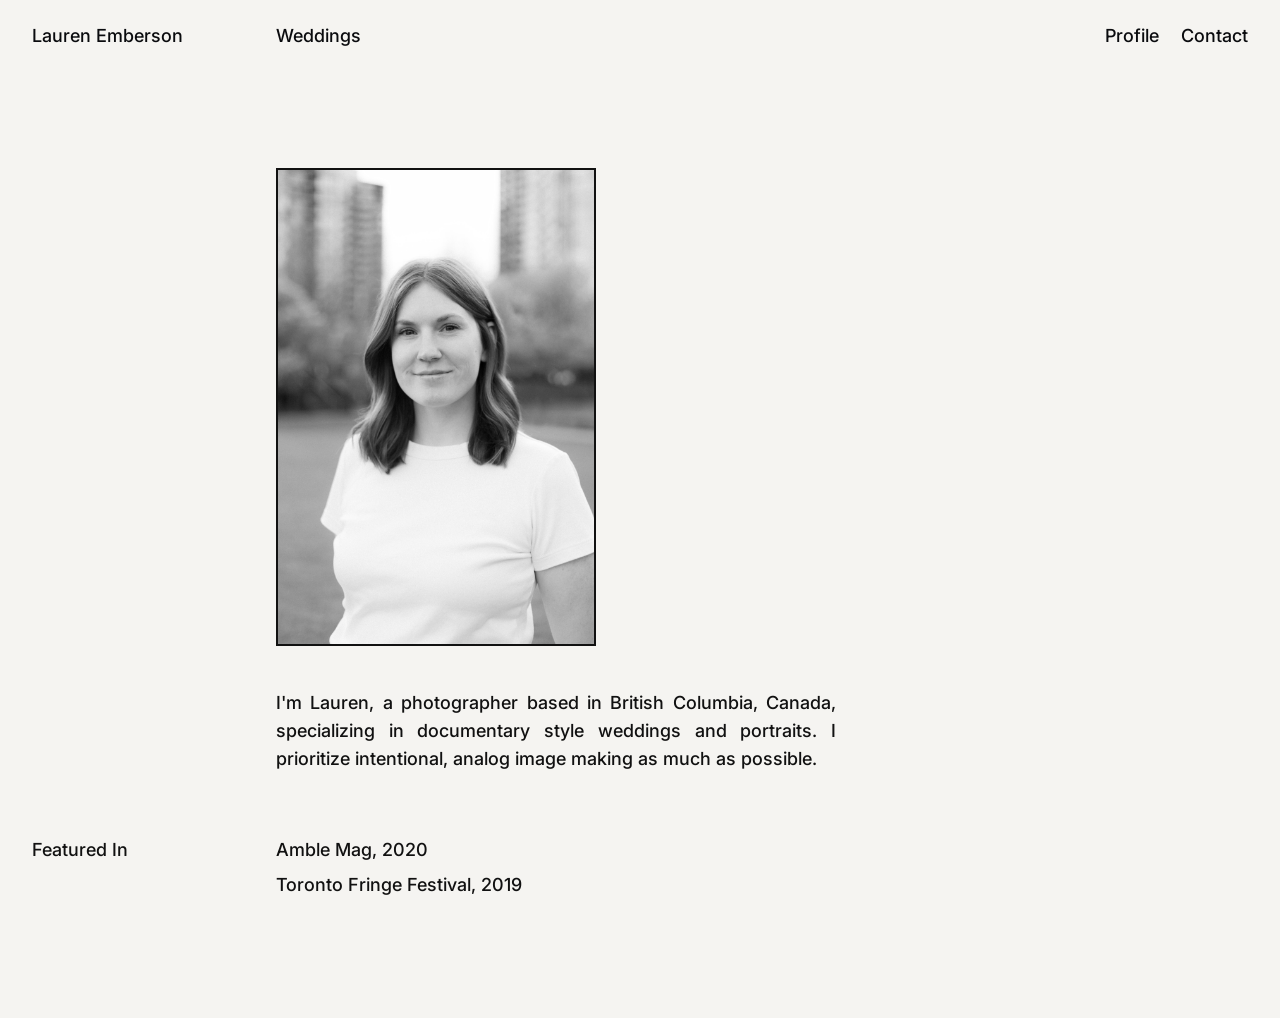
<file: profile.html>
<!DOCTYPE html>
<html lang="en">
<head>
  <meta charset="UTF-8" />
  <meta name="viewport" content="width=device-width, initial-scale=1.0" />
  <title>Lauren Emberson — Profile</title>
  <link rel="icon" type="image/svg+xml" href="favicon.svg" />
  <link rel="preconnect" href="https://fonts.googleapis.com" />
  <link rel="preconnect" href="https://fonts.gstatic.com" crossorigin />
  <link href="https://fonts.googleapis.com/css2?family=Inter:wght@400;500;700&display=swap" rel="stylesheet" />
  <link rel="stylesheet" href="css/styles.css" />
</head>
<body>
  <header class="nav">
    <a class="nav__name" href="index.html">Lauren Emberson</a>
    <nav class="nav__center">
      <a href="index.html">Weddings</a>
    </nav>
    <nav class="nav__right">
      <a href="profile.html">Profile</a>
      <a href="contact.html">Contact</a>
    </nav>
  </header>

  <main class="profile">
    <div class="profile__intro">
      <img class="profile__photo" id="profile-photo" src="" alt="" />
      <p class="profile__bio" id="profile-bio"></p>
    </div>

    <div class="profile__label">Featured In</div>
    <div class="profile__values" id="featured-list"></div>
  </main>

  <script src="js/data.js"></script>
  <script src="js/main.js"></script>
</body>
</html>
</file>
<file: css/styles.css>
/* ============================================================================
   styles.css — Lauren Emberson Photography
============================================================================ */

* { margin: 0; padding: 0; box-sizing: border-box; }

:root {
  --bg: #f5f4f1;
  --ink: #111111;
  --frame: #111111;
  --nav-h: 72px;

  /* Shared layout grid — used by the nav, Profile, and Contact so that
     "Weddings", the profile photo/bio, and the contact info all line up. */
  --pad-x: 32px;
  --label-col: 220px;   /* left column: name / "Featured In" / "Get in touch" */
  --col-gap: 24px;      /* → content column begins at pad-x + label-col + gap */
}

html, body {
  background: var(--bg);
  color: var(--ink);
  font-family: "Inter", Helvetica, Arial, sans-serif;
  font-size: 18px;
  font-weight: 500;
  line-height: 1.55;
  letter-spacing: 0;
  -webkit-font-smoothing: antialiased;
}
a, p, h1, h2, h3, nav, .nav__name {
  font-size: 18px;
  font-weight: 500;
  color: var(--ink);
}
a { color: inherit; text-decoration: none; }

/* ============================================================================
   NAVIGATION — name | (menu, aligned to the content column) | right links
============================================================================ */
.nav {
  position: fixed;
  top: 0; left: 0; right: 0;
  height: var(--nav-h);
  display: grid;
  grid-template-columns: var(--label-col) 1fr auto;
  column-gap: var(--col-gap);
  align-items: center;
  padding: 0 var(--pad-x);
  z-index: 100;
  mix-blend-mode: difference;
  color: #ffffff;
  pointer-events: none;
}
.nav a { color: #ffffff; pointer-events: auto; }
.nav__name { grid-column: 1; }
.nav__center { grid-column: 2; display: flex; gap: 22px; }
.nav__right { grid-column: 3; display: flex; gap: 22px; }
.nav a:hover { opacity: 0.6; }

/* ============================================================================
   GALLERY PAGES — two columns, framed images, generous spacing
============================================================================ */
.gallery {
  column-count: 2;
  column-gap: 108px;
  max-width: 1160px;
  margin: 0 auto;
  padding: calc(var(--nav-h) + 72px) 40px 112px;
}
.gallery img {
  width: 100%;
  height: auto;
  display: block;
  border: 2px solid var(--frame);
  margin-bottom: 120px;
  break-inside: avoid;
}

/* ============================================================================
   PROFILE — photo, bio, and "Featured In" values all in the content column
   (aligned with "Weddings" in the nav); "Featured In" label in the left column.
============================================================================ */
.profile {
  display: grid;
  grid-template-columns: var(--label-col) 1fr;
  column-gap: var(--col-gap);
  grid-template-areas:
    ".      intro"
    "flabel fvalues";
  padding: calc(var(--nav-h) + 96px) var(--pad-x) 112px;
}
.profile__intro { grid-area: intro; max-width: 560px; }
.profile__label { grid-area: flabel; }
.profile__values { grid-area: fvalues; }
.profile__photo {
  display: block;
  width: 100%;
  max-width: 320px;
  height: auto;
  margin: 0 0 2.4rem;
  border: 2px solid var(--frame);
}
.profile__bio { text-align: justify; margin: 0 0 3.5rem; }
.profile__values p { margin-bottom: 0.4rem; }

/* ============================================================================
   CONTACT — "Get in touch" in the left column; contact info in the content
   column (same left edge as the profile photo/bio and the nav's "Weddings").
============================================================================ */
.contact {
  display: grid;
  grid-template-columns: var(--label-col) 1fr;
  column-gap: var(--col-gap);
  padding: calc(var(--nav-h) + 160px) var(--pad-x) 112px;
}
.contact__label { grid-column: 1; }
.contact__content { grid-column: 2; }
.contact__intro { max-width: 460px; margin: 2.6rem 0 0; }
.contact__list p { margin-bottom: 0.5rem; }
.contact a:hover { opacity: 0.6; }

/* ============================================================================
   RESPONSIVE
============================================================================ */
@media (max-width: 820px) {
  .gallery {
    column-count: 1;
    max-width: 560px;
    padding: calc(var(--nav-h) + 40px) 24px 80px;
  }
  .gallery img { margin-bottom: 48px; }
}

@media (max-width: 640px) {
  :root { --nav-h: 60px; }

  /* Nav back to a simple flow layout on small screens */
  .nav {
    display: flex;
    padding: 0 18px;
  }
  .nav__center { margin-left: 16px; gap: 14px; }
  .nav__right { margin-left: auto; gap: 14px; }

  /* Profile + Contact stack into one column */
  .profile, .contact {
    display: block;
    padding-left: 22px;
    padding-right: 22px;
  }
  .profile__intro { max-width: none; }
  .profile__label, .contact__label { margin-bottom: 0.4rem; opacity: 0.6; }
}
</file>
